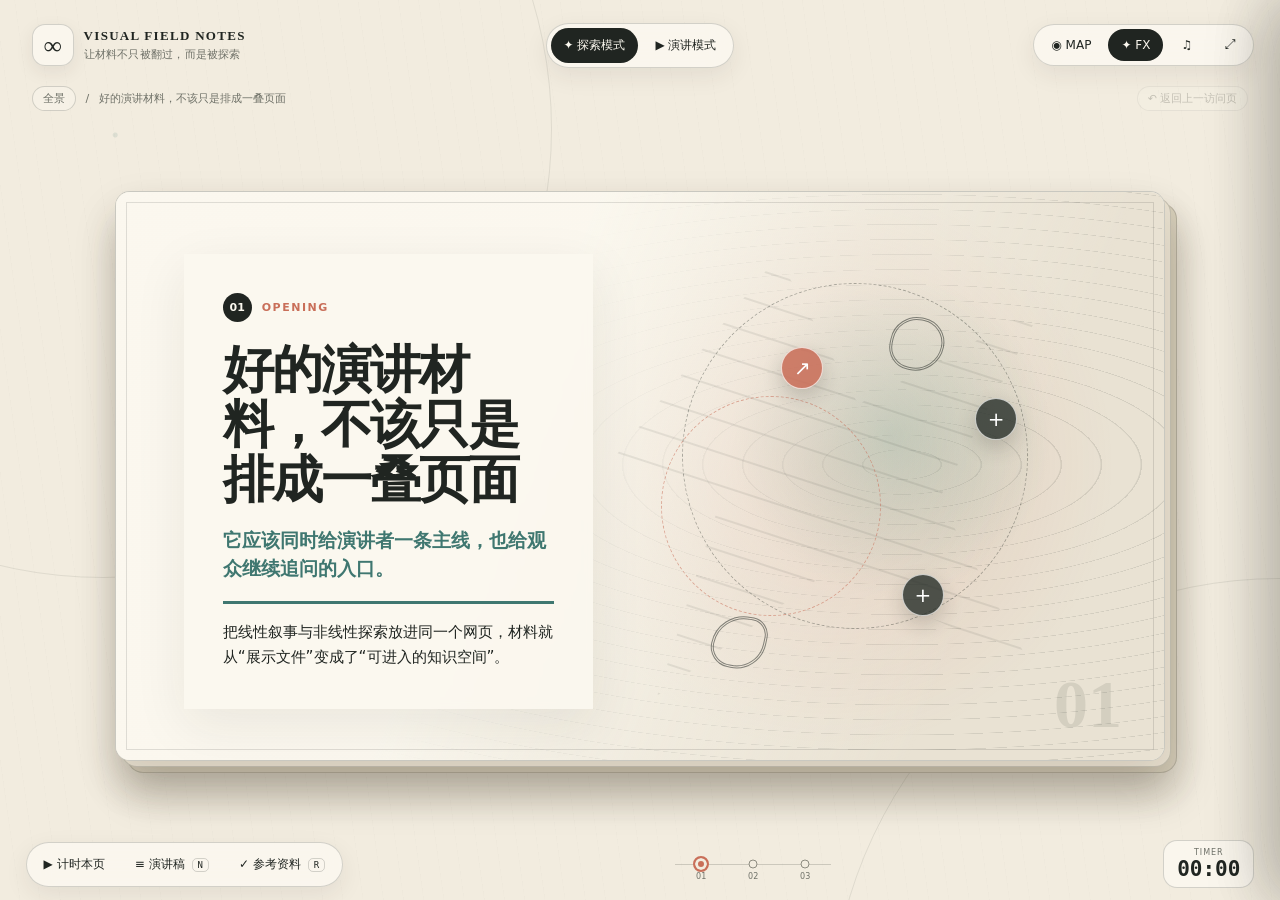
<file: build-interactive-web-deck/assets/web-deck-template/index.html>
<!doctype html>
<html lang="zh-CN">
<head>
  <meta charset="utf-8">
  <meta name="viewport" content="width=device-width, initial-scale=1">
  <meta name="theme-color" content="#f2ecdf">
  <title>__DECK_TITLE__</title>
  <link rel="icon" href="data:image/svg+xml,%3Csvg xmlns='http://www.w3.org/2000/svg' viewBox='0 0 64 64'%3E%3Crect width='64' height='64' rx='17' fill='%23f2ecdf'/%3E%3Cpath d='M17 32c7-15 14-15 22 0 8 15 15 15 22 0M17 32c7 15 14 15 22 0 8-15 15-15 22 0' fill='none' stroke='%23202521' stroke-width='5' stroke-linecap='round'/%3E%3C/svg%3E">
  <link rel="stylesheet" href="styles.css">
</head>
<body>
  <a class="skip-link" href="#stage">跳到演讲内容</a>
  <main class="shell">
    <header class="topbar">
      <button class="brand" id="brandButton" type="button" aria-label="回到第一页">
        <span class="brand-mark" aria-hidden="true">∞</span>
        <span><strong id="brandTitle">VISUAL FIELD NOTES</strong><small id="brandSubtitle">互动网页演讲册</small></span>
      </button>
      <div class="mode-switch" role="group" aria-label="浏览模式">
        <button id="exploreMode" class="active" type="button" aria-pressed="true">✦ 探索模式</button>
        <button id="presentMode" type="button" aria-pressed="false">▶ 演讲模式</button>
      </div>
      <nav class="utility" aria-label="演讲工具">
        <button id="mapButton" type="button" title="路径图 M">◉ <span>MAP</span></button>
        <button id="fxButton" class="active" type="button" title="动效开关 X" aria-pressed="true">✦ <span>FX</span></button>
        <button id="soundButton" type="button" title="转场音效 S" aria-pressed="false">♫</button>
        <button id="fullscreenButton" type="button" title="全屏 F">⤢</button>
      </nav>
    </header>

    <section class="breadcrumb" aria-label="当前位置"><button id="overviewButton" type="button">全景</button><span>/</span><span id="breadcrumbTitle"></span><button id="historyBackButton" type="button" disabled>↶ 返回上一访问页</button></section>

    <section class="paper-stack" id="stage" tabindex="-1" aria-live="polite">
      <div class="slide" id="slide">
        <img id="heroImage" alt="">
        <div class="generated-visual" id="generatedVisual" aria-hidden="true"></div>
        <div class="wash"></div>
        <article class="story-card" id="storyCard">
          <p class="eyebrow"><span id="pageNumber">01</span><span id="chapter"></span></p>
          <h1 id="pageTitle"></h1>
          <p class="subtitle" id="pageSubtitle"></p>
          <p class="claim" id="pageClaim"></p>
        </article>
        <div class="hotspots" id="hotspots" aria-label="图中可探索区域"></div>
        <div class="present-nav" id="presentNav">
          <button id="prevButton" type="button">← <span>PREV</span></button>
          <strong><span id="presentIndex">01</span><small id="presentTotal">/ 01</small></strong>
          <button id="nextButton" type="button"><span>NEXT</span> →</button>
        </div>
        <aside class="knowledge-card" id="knowledgeCard" aria-live="polite" hidden></aside>
      </div>
    </section>

    <section class="deskbar">
      <div class="desk-actions">
        <button id="playButton" type="button">▶ 计时本页</button>
        <button id="notesButton" type="button">≡ <span>演讲稿</span><kbd>N</kbd></button>
        <button id="evidenceButton" type="button">✓ <span>参考资料</span><kbd>R</kbd></button>
      </div>
      <div class="progress" id="progress" aria-label="页面进度"></div>
      <button class="timer" id="timerButton" type="button"><small>TIMER</small><strong id="timer">00:00</strong></button>
    </section>
  </main>

  <dialog id="mapDialog" class="map-dialog">
    <form method="dialog"><button class="round-close" aria-label="关闭路径图">×</button></form>
    <p class="dialog-label">BRANCH MAP</p>
    <h2>从全景进入局部，也可以从任意节点重新开始</h2>
    <div class="map-grid" id="mapGrid"></div>
    <p class="shortcuts">快捷键：←/→ 翻页 · M 路径图 · N 演讲稿 · R 资料 · X 动效 · F 全屏 · Esc 关闭</p>
  </dialog>

  <aside class="drawer" id="notesDrawer" aria-hidden="true" inert>
    <div class="drawer-head"><div><p id="notesMeta"></p><h2 id="notesTitle"></h2></div><button class="round-close" data-close="notesDrawer" aria-label="关闭演讲稿">×</button></div>
    <p class="cue-label">看图</p><p id="visualCue"></p>
    <article id="speakerNotes"></article>
    <p class="cue-label">转场</p><p id="transition"></p>
    <div class="copy-row"><button id="copyPage" type="button">复制本页</button><button id="copyAll" type="button">复制完整稿</button></div>
  </aside>

  <aside class="drawer" id="evidenceDrawer" aria-hidden="true" inert>
    <div class="drawer-head"><div><p id="evidenceMeta"></p><h2 id="evidenceTitle"></h2></div><button class="round-close" data-close="evidenceDrawer" aria-label="关闭参考资料">×</button></div>
    <p class="cue-label">本页结论与适用边界</p><p id="boundary"></p>
    <div class="source-list" id="sourceList"></div>
    <p class="image-note">插图用于解释与讲演；除非明确标注，否则不应视为原始证据或纪实影像。</p>
  </aside>

  <div class="toast" id="toast" role="status" aria-live="polite"></div>
  <script src="deck-data.js"></script>
  <script src="app.js"></script>
</body>
</html>
</file>
<file: build-interactive-web-deck/assets/web-deck-template/styles.css>
:root {
  --paper: #f2ecdf;
  --paper-light: #fbf8ef;
  --ink: #202521;
  --muted: #6f7168;
  --teal: #3f7770;
  --coral: #c96f59;
  --ochre: #c29a45;
  --line: rgba(38, 43, 38, .18);
  --shadow: rgba(68, 59, 39, .2);
  --control: rgba(251, 248, 239, .88);
}

* { box-sizing: border-box; }
html, body { margin: 0; min-height: 100%; overflow-x: hidden; }
body {
  color: var(--ink);
  background:
    radial-gradient(circle at 9% 15%, rgba(63, 119, 112, .12) 0 2px, transparent 3px),
    radial-gradient(circle at 84% 72%, rgba(201, 111, 89, .11) 0 2px, transparent 3px),
    repeating-linear-gradient(82deg, transparent 0 19px, rgba(40, 45, 39, .018) 20px),
    var(--paper);
  font-family: Inter, ui-sans-serif, system-ui, -apple-system, BlinkMacSystemFont, "Segoe UI", sans-serif;
  overflow-x: hidden;
}
body::before, body::after {
  content: ""; position: fixed; width: 70vw; height: 70vw; border: 1px solid rgba(60, 75, 65, .1);
  border-radius: 50%; pointer-events: none; z-index: -1;
}
body::before { left: -27vw; top: -25vw; }
body::after { right: -35vw; bottom: -45vw; }
button, a { font: inherit; }
button { color: inherit; }
button:focus-visible, a:focus-visible { outline: 3px solid rgba(63, 119, 112, .48); outline-offset: 3px; }
.skip-link { position: fixed; left: 1rem; top: -4rem; z-index: 50; background: var(--ink); color: white; padding: .65rem 1rem; border-radius: 999px; }
.skip-link:focus { top: 1rem; }

.shell { width: min(1520px, 96vw); margin: 0 auto; padding: 16px 0 12px; min-height: 100vh; display: grid; grid-template-rows: auto auto 1fr auto; gap: 10px; }
.topbar { display: grid; grid-template-columns: 1fr auto 1fr; align-items: center; min-height: 58px; }
.brand { border: 0; background: transparent; display: inline-flex; align-items: center; gap: 10px; text-align: left; cursor: pointer; width: max-content; }
.brand-mark { width: 42px; height: 42px; border: 1px solid var(--line); border-radius: 13px; background: var(--control); display: grid; place-items: center; font: 700 25px/1 Georgia, serif; box-shadow: 0 6px 18px rgba(47, 43, 32, .08); }
.brand strong, .brand small { display: block; letter-spacing: .1em; }
.brand strong { font: 700 13px/1.2 Georgia, serif; }
.brand small { margin-top: 3px; color: var(--muted); font-size: 11px; letter-spacing: .02em; max-width: 280px; white-space: nowrap; overflow: hidden; text-overflow: ellipsis; }
.mode-switch, .utility, .desk-actions { display: flex; align-items: center; gap: 4px; padding: 4px; border: 1px solid var(--line); border-radius: 999px; background: var(--control); backdrop-filter: blur(12px); box-shadow: 0 8px 24px rgba(46, 42, 32, .08); }
.mode-switch button, .utility button, .desk-actions button { border: 0; border-radius: 999px; padding: 9px 13px; background: transparent; cursor: pointer; font-size: 12px; }
.mode-switch button.active, .utility button.active { background: var(--ink); color: var(--paper-light); }
.utility { justify-self: end; }
.utility button { min-width: 39px; }
.breadcrumb { display: flex; align-items: center; gap: 10px; min-height: 28px; padding: 0 6px; font-size: 11px; color: var(--muted); }
.breadcrumb button { border: 1px solid var(--line); background: rgba(251, 248, 239, .45); border-radius: 999px; padding: 4px 10px; cursor: pointer; }
.breadcrumb button:disabled { opacity: .35; cursor: default; }
.breadcrumb #historyBackButton { margin-left: auto; }
.breadcrumb #breadcrumbTitle { min-width: 0; white-space: nowrap; overflow: hidden; text-overflow: ellipsis; }

.paper-stack { position: relative; width: min(1180px, 82vw); aspect-ratio: 16 / 8.7; margin: auto; }
.paper-stack::before, .paper-stack::after { content: ""; position: absolute; inset: 12px -12px -12px 12px; border: 1px solid var(--line); border-radius: 16px; background: #d9d1bd; box-shadow: 0 22px 42px var(--shadow); }
.paper-stack::after { inset: 6px -6px -6px 6px; background: #e8e0cf; }
.slide { position: absolute; inset: 0; z-index: 1; overflow: hidden; border: 1px solid rgba(44, 48, 42, .24); border-radius: 15px; background: var(--paper-light); box-shadow: 0 20px 45px rgba(60, 53, 39, .12); isolation: isolate; }
.slide::after { content: ""; position: absolute; inset: 10px; border: 1px solid rgba(31, 37, 32, .13); pointer-events: none; z-index: 8; }
.slide.enter { animation: pageIn .38s ease both; }
@keyframes pageIn { from { opacity: .25; transform: translateY(5px) scale(.996); } to { opacity: 1; transform: none; } }
#heroImage, .generated-visual { position: absolute; inset: 0; width: 100%; height: 100%; object-fit: cover; }
.generated-visual {
  --page-hue: 162;
  background:
    linear-gradient(112deg, rgba(251, 248, 239, .98) 0 38%, rgba(251, 248, 239, .4) 60%, transparent 80%),
    radial-gradient(circle at 74% 43%, hsla(var(--page-hue), 28%, 44%, .33), transparent 19%),
    radial-gradient(circle at 68% 48%, rgba(201, 111, 89, .2), transparent 37%),
    repeating-radial-gradient(ellipse at 75% 48%, transparent 0 38px, rgba(35, 42, 36, .11) 39px 40px),
    #e9e2d3;
}
.generated-visual::before { content: ""; position: absolute; left: 43%; top: 8%; width: 48%; height: 84%; opacity: .44; background: repeating-linear-gradient(18deg, transparent 0 16px, rgba(26, 34, 29, .19) 17px 18px, transparent 19px 31px); clip-path: polygon(8% 48%, 42% 4%, 58% 35%, 95% 14%, 74% 55%, 92% 89%, 52% 70%, 18% 96%, 30% 57%); }
.orbit { position: absolute; border: 1px dashed rgba(35, 42, 36, .35); border-radius: 50%; }
.orbit-a { width: 33%; aspect-ratio: 1; right: 13%; top: 16%; transform: rotate(-12deg); }
.orbit-b { width: 21%; aspect-ratio: 1; right: 27%; top: 36%; border-color: rgba(201, 111, 89, .55); }
.sketch { position: absolute; width: 54px; aspect-ratio: 1; border: 3px double rgba(32, 37, 33, .52); transform: rotate(12deg); }
.sketch-a { right: 21%; top: 22%; border-radius: 50% 46% 54% 42%; }
.sketch-b { right: 38%; bottom: 16%; border-radius: 62% 32% 56% 38%; }
.folio { position: absolute; right: 4%; bottom: 4%; font: 700 68px/1 Georgia, serif; color: rgba(32, 37, 33, .1); }
.wash { position: absolute; inset: 0; z-index: 1; background: linear-gradient(90deg, rgba(251, 248, 239, .2), transparent 54%); pointer-events: none; }
.story-card { position: absolute; z-index: 4; width: min(39%, 450px); left: 6.5%; top: 11%; padding: clamp(24px, 3vw, 48px); background: rgba(251, 248, 239, .91); box-shadow: 0 16px 50px rgba(41, 39, 31, .08); backdrop-filter: blur(5px); }
[data-layout="right"] .story-card { left: auto; right: 6.5%; }
[data-layout="right"] .generated-visual { transform: scaleX(-1); }
[data-layout="bottom"] .story-card { top: auto; bottom: 7%; width: 70%; left: 7%; padding-block: 26px; }
[data-layout="full"] .story-card { inset: 12% auto auto 50%; transform: translateX(-50%); width: min(74%, 760px); text-align: center; }
.eyebrow { display: flex; gap: 10px; align-items: center; margin: 0 0 20px; color: var(--coral); font-size: 11px; font-weight: 800; letter-spacing: .14em; }
.eyebrow span:first-child { width: 29px; height: 29px; border-radius: 50%; display: grid; place-items: center; background: var(--ink); color: var(--paper-light); letter-spacing: 0; }
.story-card h1 { margin: 0; font: 700 clamp(30px, 4vw, 60px)/1.08 Georgia, "Noto Serif SC", serif; letter-spacing: -.035em; }
.subtitle { margin: 20px 0 0; color: var(--teal); font-weight: 750; font-size: clamp(14px, 1.5vw, 20px); line-height: 1.45; }
.claim { margin: 18px 0 0; padding-top: 16px; border-top: 3px solid var(--teal); font-size: clamp(12px, 1.2vw, 16px); line-height: 1.65; }

.hotspots { position: absolute; inset: 0; z-index: 5; }
.hotspot { position: absolute; border: 0; background: transparent; cursor: pointer; text-align: left; }
.hotspot-dot { position: absolute; left: 50%; top: 50%; width: 42px; height: 42px; transform: translate(-50%, -50%); display: grid; place-items: center; border-radius: 50%; border: 1px solid rgba(255,255,255,.7); background: rgba(34, 42, 37, .78); color: white; font-size: 20px; box-shadow: 0 8px 20px rgba(35, 35, 31, .2); transition: transform .2s ease, background .2s ease; }
.hotspot.branch .hotspot-dot { background: rgba(201, 111, 89, .88); }
.hotspot:hover .hotspot-dot, .hotspot:focus-visible .hotspot-dot { transform: translate(-50%, -50%) scale(1.12); }
.hotspot-copy { position: absolute; left: 50%; top: calc(50% + 29px); min-width: 170px; max-width: 240px; opacity: 0; transform: translate(-50%, 5px); transition: .2s ease; padding: 10px 12px; border-radius: 8px; background: rgba(29, 35, 31, .9); color: white; pointer-events: none; }
.hotspot:hover .hotspot-copy, .hotspot:focus-visible .hotspot-copy { opacity: 1; transform: translate(-50%, 0); }
.hotspot-copy em, .hotspot-copy b, .hotspot-copy small { display: block; }
.hotspot-copy em { color: #efb6a7; font-size: 9px; font-style: normal; letter-spacing: .12em; }
.hotspot-copy b { margin: 4px 0; font-size: 12px; }
.hotspot-copy small { color: rgba(255,255,255,.7); }
.present-nav { display: none; position: absolute; z-index: 10; left: 50%; bottom: 18px; transform: translateX(-50%); align-items: center; gap: 15px; border-radius: 999px; border: 1px solid var(--line); background: rgba(251, 248, 239, .92); padding: 5px; box-shadow: 0 9px 24px rgba(45, 42, 32, .14); }
.present-nav button { border: 0; background: transparent; padding: 9px 13px; border-radius: 999px; cursor: pointer; }
.present-nav button:not(:disabled):hover { background: var(--ink); color: white; }
.present-nav button:disabled { opacity: .3; }
.present-nav strong { display: flex; gap: 4px; align-items: baseline; font: 700 18px/1 Georgia, serif; }
.present-nav small { color: var(--muted); font-size: 10px; }
body[data-mode="present"] .hotspots { display: none; }
body[data-mode="present"] .present-nav { display: flex; }
body[data-mode="present"] .story-card { background: rgba(251, 248, 239, .96); }

.knowledge-card { position: absolute; z-index: 12; left: 3%; bottom: 4%; width: min(430px, 42%); padding: 24px; border-radius: 13px; background: rgba(29, 35, 31, .95); color: white; box-shadow: 0 20px 45px rgba(20, 24, 21, .28); }
.knowledge-card .round-close { position: absolute; right: 12px; top: 12px; color: white; border-color: rgba(255,255,255,.25); }
.knowledge-card h3 { margin: 8px 34px 5px 0; font: 700 24px/1.2 Georgia, serif; }
.knowledge-card strong { color: #9cc6be; font-size: 12px; }
.knowledge-card p { line-height: 1.65; font-size: 13px; }
.knowledge-card a, .knowledge-card > span { display: block; margin-top: 7px; color: #f0c2b5; font-size: 11px; }
.branch-button { margin-top: 15px; border: 1px solid rgba(255,255,255,.25); border-radius: 999px; color: white; background: transparent; padding: 9px 14px; cursor: pointer; }

.deskbar { display: grid; grid-template-columns: auto 1fr auto; align-items: center; gap: 18px; }
.desk-actions { justify-self: start; }
.desk-actions kbd { margin-left: 7px; border: 1px solid var(--line); border-radius: 5px; padding: 1px 5px; font-size: 9px; }
.progress { display: flex; justify-content: center; align-items: center; min-width: 0; }
.progress button { position: relative; width: min(52px, 5.5vw); height: 30px; border: 0; background: transparent; cursor: pointer; color: transparent; }
.progress button::before { content: ""; position: absolute; left: 0; right: 0; top: 50%; height: 1px; background: var(--line); }
.progress button::after { content: ""; position: absolute; left: 50%; top: 50%; width: 7px; height: 7px; transform: translate(-50%, -50%); border-radius: 50%; border: 1px solid #8d8b80; background: var(--paper); }
.progress button.current::after { width: 12px; height: 12px; border: 2px solid var(--coral); box-shadow: inset 0 0 0 3px var(--paper); background: var(--coral); }
.progress button.passed::before { background: var(--teal); }
.progress button span { position: absolute; left: 50%; bottom: -2px; transform: translateX(-50%); color: var(--muted); font-size: 8px; }
.timer { justify-self: end; min-width: 88px; border: 1px solid var(--line); border-radius: 14px; padding: 7px 13px; background: var(--control); cursor: pointer; }
.timer small, .timer strong { display: block; }
.timer small { color: var(--muted); font-size: 8px; letter-spacing: .12em; }
.timer strong { margin-top: 2px; font: 700 21px/1 ui-monospace, SFMono-Regular, Menlo, monospace; }

.map-dialog { width: 100vw; max-width: none; height: 100vh; max-height: none; margin: 0; padding: 34px 5vw 24px; border: 0; background: var(--paper); color: var(--ink); }
.map-dialog::backdrop { background: rgba(25, 29, 26, .28); }
.map-dialog form { position: absolute; right: 3vw; top: 28px; }
.round-close { width: 38px; height: 38px; border: 1px solid var(--line); border-radius: 50%; background: transparent; cursor: pointer; font-size: 20px; }
.dialog-label { margin: 0; color: var(--coral); font-size: 10px; font-weight: 800; letter-spacing: .16em; }
.map-dialog h2 { margin: 8px 0 24px; font: 500 clamp(24px, 3vw, 43px)/1.2 Georgia, serif; }
.map-grid { display: grid; grid-template-columns: repeat(auto-fit, minmax(220px, 1fr)); gap: 13px; max-height: calc(100vh - 190px); overflow: auto; padding: 3px; }
.map-grid button { position: relative; min-height: 190px; overflow: hidden; border: 1px solid var(--line); border-radius: 13px; padding: 0 0 15px; text-align: left; background: rgba(251, 248, 239, .72); cursor: pointer; }
.map-grid button.current { border-color: var(--coral); box-shadow: 0 0 0 2px rgba(201, 111, 89, .16); }
.map-art { display: block; height: 116px; margin-bottom: 12px; background: radial-gradient(circle at 65% 40%, hsla(var(--map-hue), 35%, 44%, .35), transparent 24%), repeating-linear-gradient(17deg, transparent 0 12px, rgba(35,42,36,.09) 13px 14px), #e8e1d2; }
.map-art i { display: grid; place-items: center; width: 30px; height: 30px; margin: 10px; border-radius: 50%; background: var(--ink); color: white; font: normal 11px/1 sans-serif; }
.map-grid small, .map-grid strong { display: block; margin-inline: 14px; }
.map-grid small { color: var(--coral); font-size: 9px; letter-spacing: .1em; }
.map-grid strong { margin-top: 5px; font: 600 15px/1.35 Georgia, serif; }
.map-grid em { position: absolute; right: 10px; bottom: 10px; color: var(--teal); font-size: 9px; }
.shortcuts { margin: 16px 0 0; color: var(--muted); text-align: right; font-size: 10px; }

.drawer { position: fixed; z-index: 30; top: 0; right: 0; width: min(560px, 92vw); height: 100vh; overflow-y: auto; padding: 34px; background: rgba(251, 248, 239, .98); border-left: 1px solid var(--line); box-shadow: -24px 0 60px rgba(40, 38, 31, .18); transform: translateX(102%); transition: transform .25s ease; }
.drawer[aria-hidden="false"] { transform: translateX(0); }
.drawer-head { display: flex; align-items: flex-start; justify-content: space-between; gap: 20px; }
.drawer-head p { margin: 0 0 6px; color: var(--muted); font-size: 11px; }
.drawer h2 { margin: 0; font: 700 29px/1.2 Georgia, serif; }
.cue-label { margin: 30px 0 7px; color: var(--coral); font-size: 10px; font-weight: 800; letter-spacing: .14em; text-transform: uppercase; }
.drawer article { margin-top: 24px; }
.drawer article p, .drawer > p { font-size: 15px; line-height: 1.85; }
.copy-row { display: flex; gap: 8px; margin-top: 25px; }
.copy-row button { border: 1px solid var(--line); background: white; border-radius: 999px; padding: 10px 15px; cursor: pointer; }
.source-list { display: grid; gap: 10px; margin-top: 18px; }
.source-list > a, .source-list > div { display: grid; grid-template-columns: 32px 1fr auto; align-items: center; gap: 10px; padding: 13px; border: 1px solid var(--line); border-radius: 10px; color: inherit; text-decoration: none; }
.source-list span { color: var(--coral); font: 700 11px/1 ui-monospace, monospace; }
.source-list strong, .source-list small { display: block; }
.source-list small { margin-top: 3px; color: var(--muted); }
.image-note, .empty-state { color: var(--muted); font-size: 12px !important; }
.toast { position: fixed; left: 50%; bottom: 30px; z-index: 60; transform: translate(-50%, 18px); opacity: 0; padding: 9px 15px; border-radius: 999px; background: var(--ink); color: white; transition: .2s ease; pointer-events: none; }
.toast.show { opacity: 1; transform: translate(-50%, 0); }
.no-fx *, .no-fx *::before, .no-fx *::after { animation: none !important; transition: none !important; }

@media (max-width: 900px) {
  .shell { width: 100%; padding: 8px; }
  .topbar { grid-template-columns: minmax(0, 1fr) auto; min-width: 0; }
  .brand, .brand > span:last-child { min-width: 0; }
  .brand strong { max-width: 120px; white-space: nowrap; overflow: hidden; text-overflow: ellipsis; }
  .mode-switch { grid-column: 1 / -1; grid-row: 2; justify-self: center; }
  .utility span, .brand small { display: none; }
  .paper-stack { width: 100%; aspect-ratio: 4 / 3; }
  .paper-stack::before { inset: 8px 0 -8px 0; }
  .paper-stack::after { inset: 4px 0 -4px 0; }
  .story-card, [data-layout="right"] .story-card, [data-layout="bottom"] .story-card { left: 5%; right: auto; top: auto; bottom: 5%; width: 86%; padding: 22px; }
  .story-card h1 { font-size: clamp(27px, 7vw, 42px); }
  .claim { display: none; }
  .knowledge-card { left: 3%; bottom: 3%; width: 88%; }
  .deskbar { grid-template-columns: 1fr auto; }
  .progress { grid-column: 1 / -1; grid-row: 1; }
  .desk-actions span, .desk-actions kbd { display: none; }
}

@media (max-width: 560px) {
  .utility { gap: 0; }
  .mode-switch button, .utility button, .desk-actions button { padding: 8px 10px; }
  .paper-stack { aspect-ratio: 3 / 4; }
  .story-card { width: 90% !important; }
  .story-card h1 { font-size: 31px; }
  .subtitle { font-size: 14px; }
  .hotspot-copy { display: none; }
  .present-nav span { display: none; }
  .drawer { padding: 24px; }
  .breadcrumb #historyBackButton { width: 34px; padding-inline: 0; font-size: 0; flex: 0 0 34px; }
  .breadcrumb #historyBackButton::before { content: "↶"; font-size: 14px; }
}

@media (prefers-reduced-motion: reduce) {
  *, *::before, *::after { animation-duration: .01ms !important; animation-iteration-count: 1 !important; transition-duration: .01ms !important; scroll-behavior: auto !important; }
}

@media print {
  body { background: white; }
  .topbar, .breadcrumb, .deskbar, .hotspots, .present-nav, .drawer { display: none !important; }
  .shell { display: block; width: 100%; padding: 0; }
  .paper-stack { width: 100%; page-break-after: always; }
}
</file>
